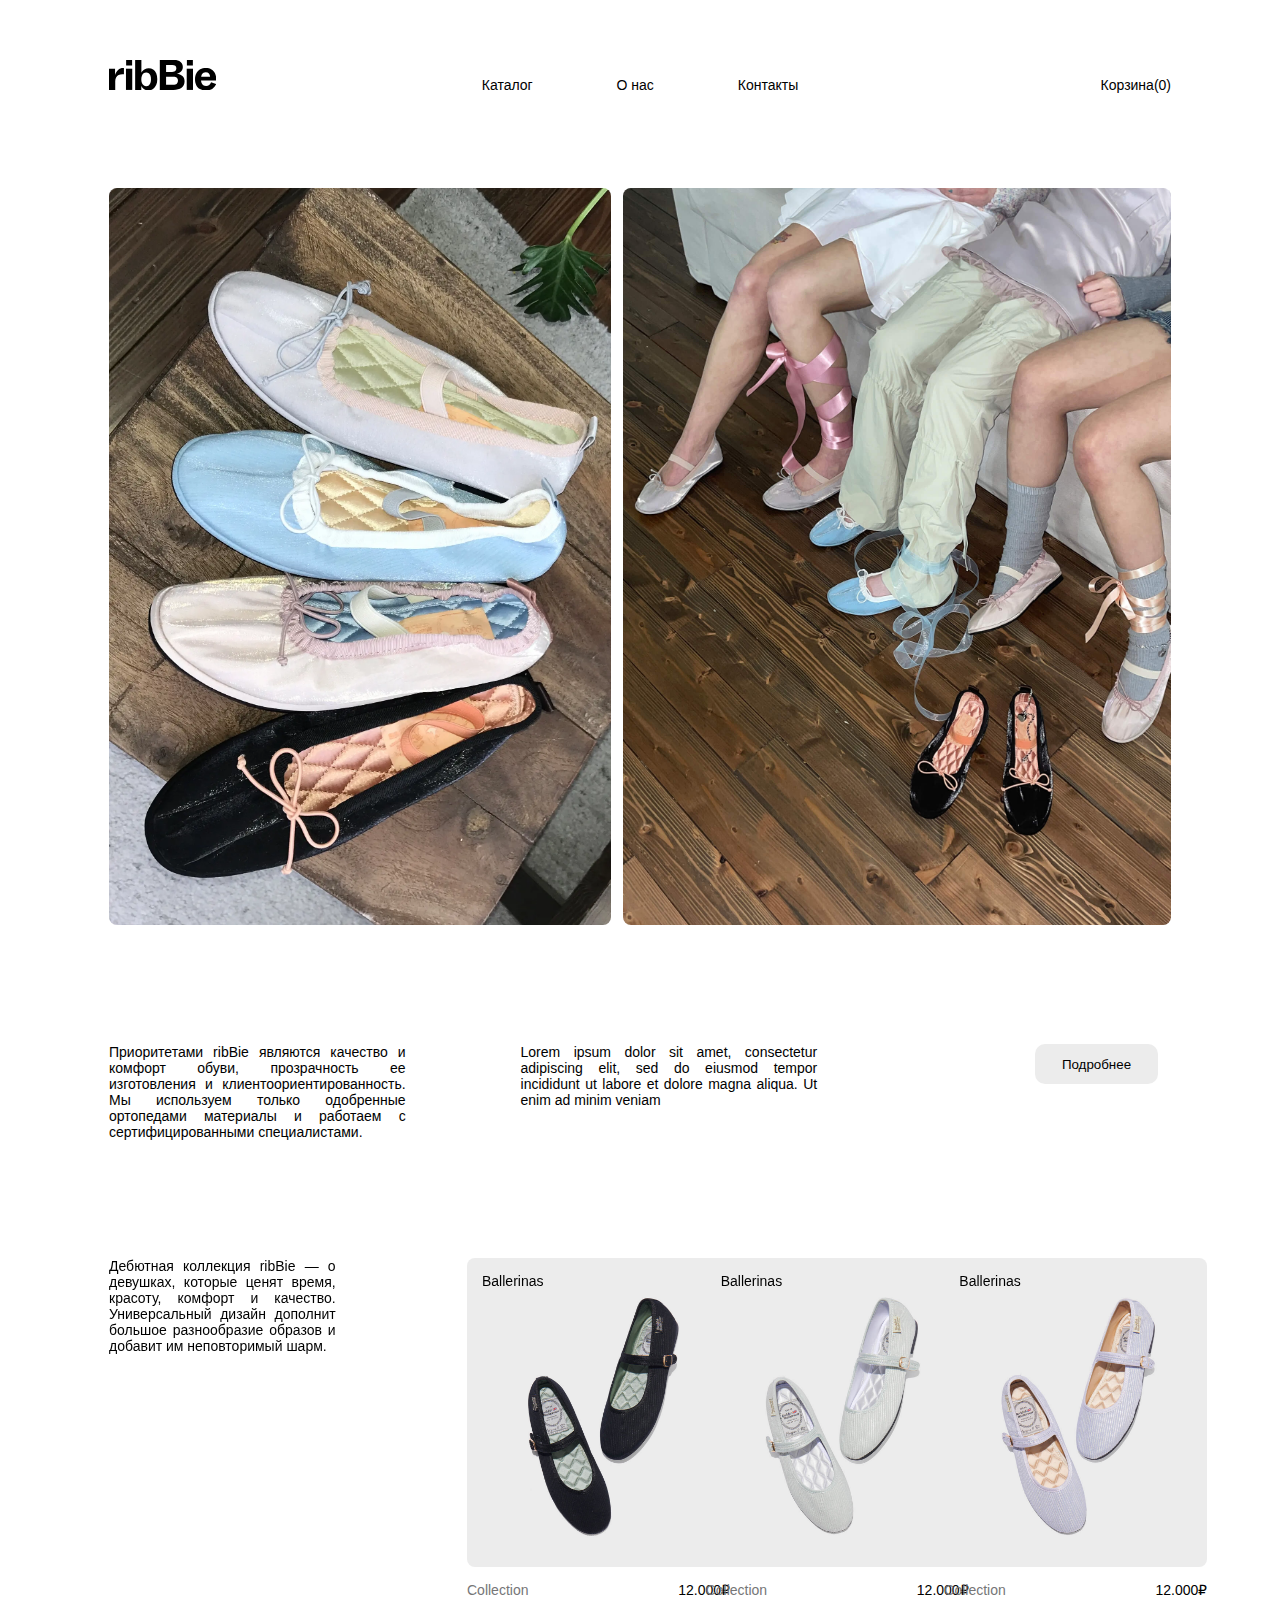
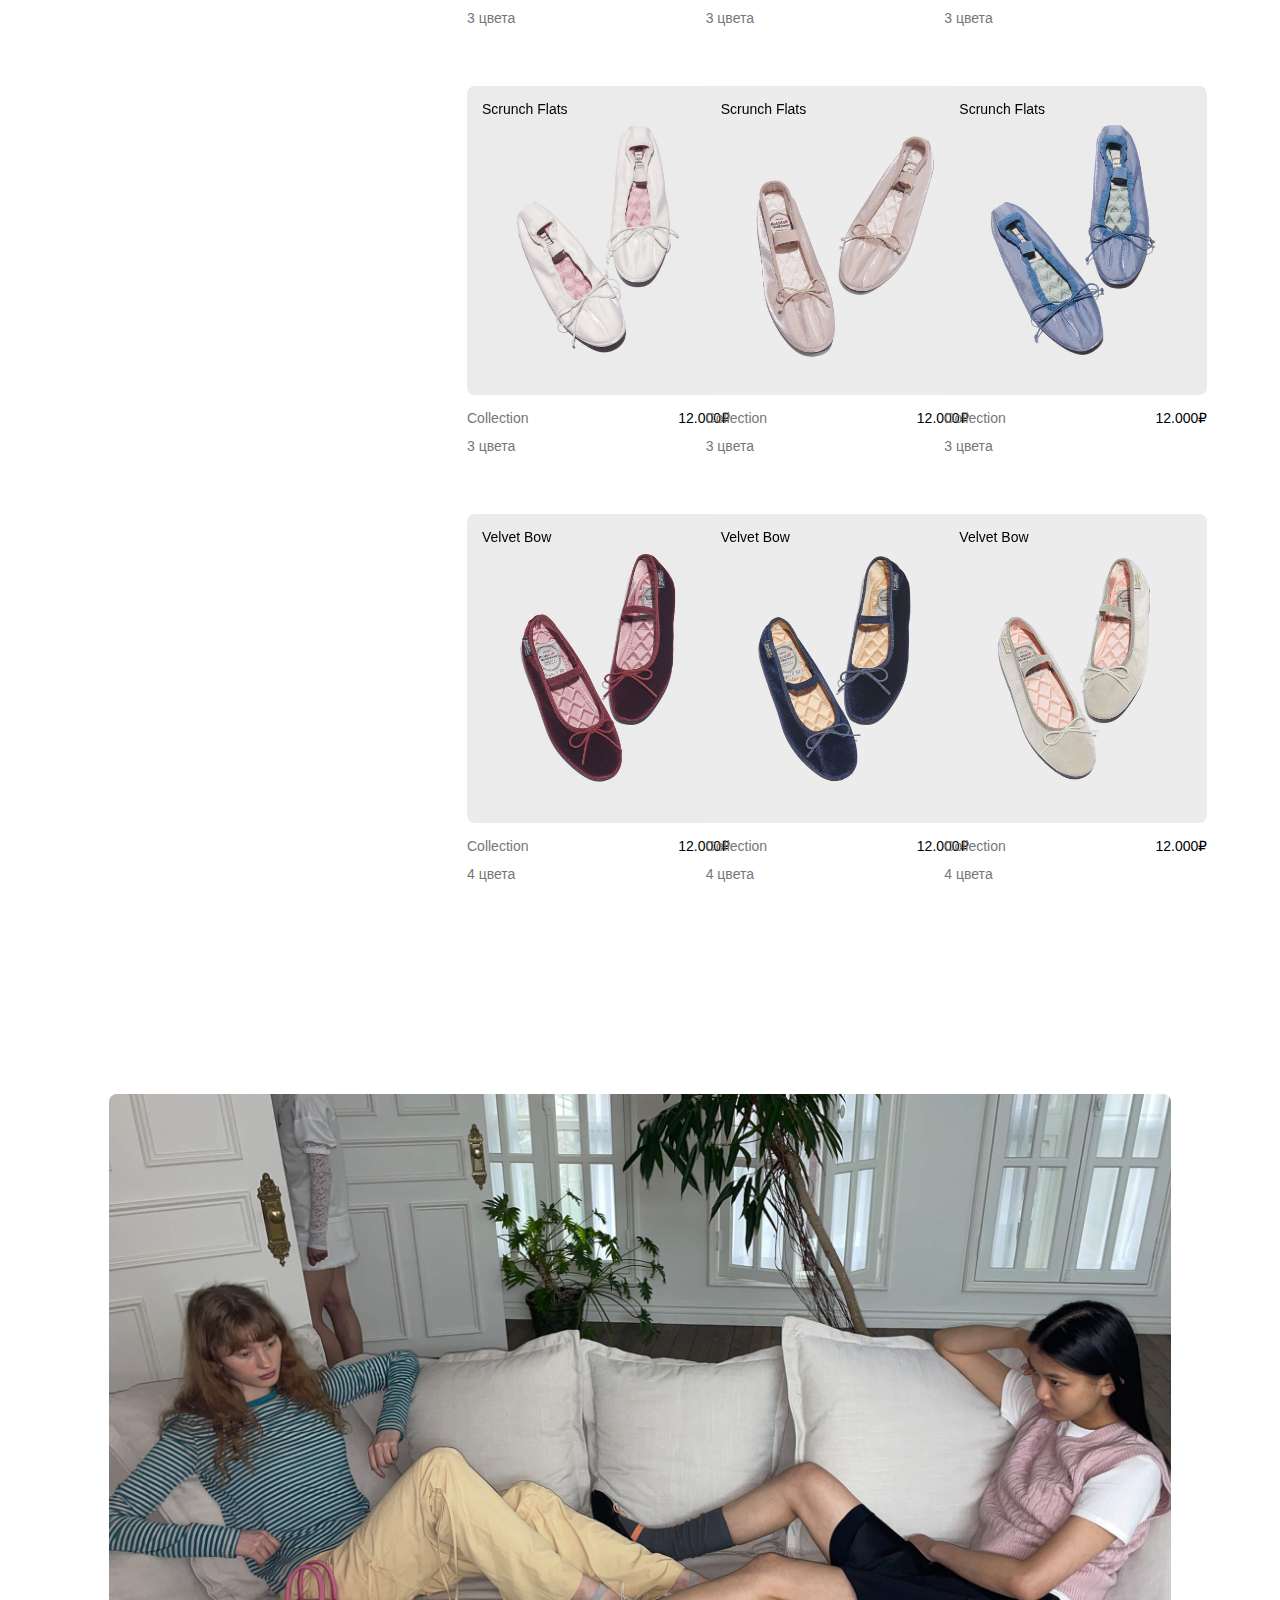
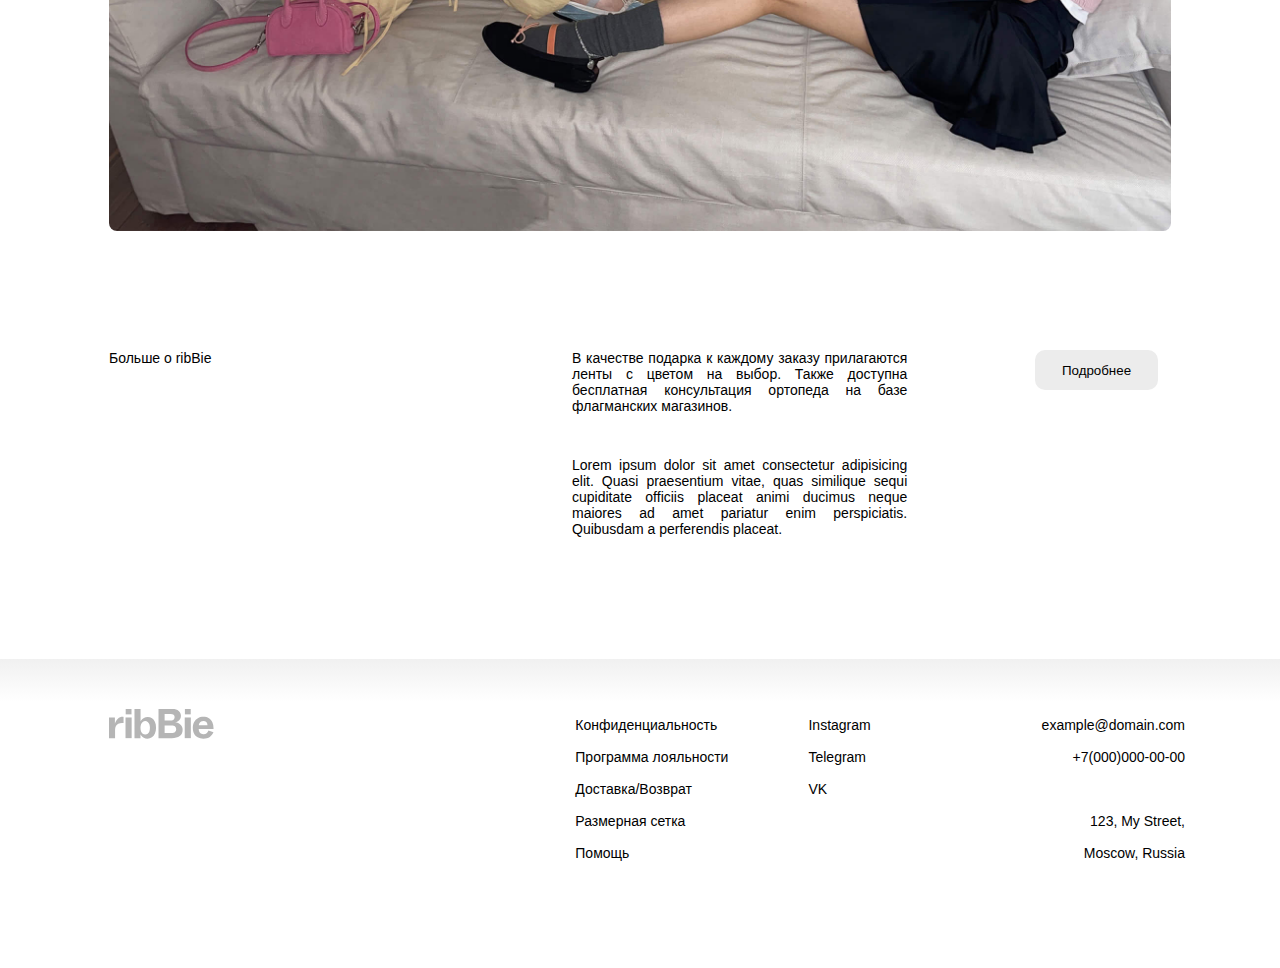
<file: index.html>
<!DOCTYPE html>
<html lang="ru">
<!-- (╬`益´) built & developed by sonxvii -->

<head>
    <meta charset="UTF-8">
    <meta name="viewport" content="width=device-width, initial-scale=1.0">
    <title>RIBBIE</title>
    <link rel="stylesheet" href="css/style.css">
    <link rel="icon" href="favicon-32x32.png">
</head>

<body class="body">
    <div class="page__width">

        <div class="navigation">
            <div class="wrapper__logo" href="/">
                <?xml version="1.0" encoding="UTF-8"?>
                <svg id="_Слой_1" xmlns="http://www.w3.org/2000/svg" viewBox="0 0 297.32 84.36">
                    <path class="cls-1"
                        d="m25.2,27.42c-3.84,3.4-6.64,8.18-8.4,14.34v-17.64H0v58.8h17.28v-23.76c0-4.4.8-8.06,2.4-10.98,1.6-2.92,3.88-5.08,6.84-6.48,2.96-1.4,6.52-2.1,10.68-2.1,1.12,0,2.52.08,4.2.24v-17.4c-.64-.08-1.4-.12-2.28-.12-5.44,0-10.08,1.7-13.92,5.1Z" />
                    <rect class="cls-1" x="47.49" width="16.56" height="15.24" />
                    <rect class="cls-1" x="47.01" y="24.12" width="17.4" height="58.8" />
                    <path class="cls-1"
                        d="m122.41,26.46c-3.6-2.44-7.76-3.66-12.48-3.66-4,0-7.56.84-10.68,2.52-3.12,1.68-5.64,3.94-7.56,6.78-.74,1.1-1.38,2.25-1.92,3.47V.24h-17.28v82.68h17.04v-11.44c.56,1.34,1.23,2.61,2.04,3.82,1.84,2.76,4.26,4.96,7.26,6.6,3,1.64,6.5,2.46,10.5,2.46,4.72,0,8.94-1.28,12.66-3.84,3.72-2.56,6.62-6.2,8.7-10.92,2.08-4.72,3.12-10.24,3.12-16.56s-1-11.62-3-16.14c-2-4.52-4.8-8-8.4-10.44Zm-7.62,37.38c-1.08,2.88-2.6,5.06-4.56,6.54-1.96,1.48-4.3,2.22-7.02,2.22s-5.22-.78-7.26-2.34-3.62-3.76-4.74-6.6c-1.12-2.84-1.68-6.22-1.68-10.14s.56-7.2,1.68-10.08c1.12-2.88,2.7-5.1,4.74-6.66s4.46-2.34,7.26-2.34,5.06.76,7.02,2.28c1.96,1.52,3.48,3.7,4.56,6.54,1.08,2.84,1.62,6.26,1.62,10.26s-.54,7.44-1.62,10.32Z" />
                    <path class="cls-1"
                        d="m188.11,37.92c2.88-.48,5.58-1.52,8.1-3.12,2.52-1.6,4.56-3.7,6.12-6.3,1.56-2.6,2.34-5.62,2.34-9.06,0-5.76-2.12-10.4-6.36-13.92-4.24-3.52-10.12-5.28-17.64-5.28h-39.84v82.68h37.92c9.36,0,16.82-1.96,22.38-5.88,5.56-3.92,8.34-9.92,8.34-18,0-5.76-2-10.56-6-14.4-4-3.84-9.12-6.08-15.36-6.72Zm-29.88-23.88h17.16c3.68,0,6.48.72,8.4,2.16,1.92,1.44,2.88,3.72,2.88,6.84,0,2.24-.48,4.08-1.44,5.52-.96,1.44-2.32,2.54-4.08,3.3-1.76.76-3.88,1.14-6.36,1.14h-16.56V14.04Zm29.7,51.54c-2.2,1.88-5.54,2.82-10.02,2.82h-19.68v-21.72h20.16c4.32,0,7.54.94,9.66,2.82,2.12,1.88,3.18,4.62,3.18,8.22,0,3.36-1.1,5.98-3.3,7.86Z" />
                    <rect class="cls-1" x="215.91" width="16.56" height="15.24" />
                    <rect class="cls-1" x="215.43" y="24.12" width="17.4" height="58.8" />
                    <path class="cls-1"
                        d="m297.32,54.48c0-6.48-1.1-12.14-3.3-16.98-2.2-4.84-5.48-8.6-9.84-11.28-4.36-2.68-9.62-4.02-15.78-4.02-5.84,0-11.02,1.26-15.54,3.78-4.52,2.52-8.06,6.14-10.62,10.86-2.56,4.72-3.84,10.24-3.84,16.56s1.16,11.68,3.48,16.32c2.32,4.64,5.74,8.24,10.26,10.8,4.52,2.56,9.98,3.84,16.38,3.84,7.44,0,13.54-1.64,18.3-4.92,4.76-3.28,8.22-7.6,10.38-12.96l-14.28-5.04c-1.12,3.36-2.82,5.94-5.1,7.74-2.28,1.8-5.14,2.7-8.58,2.7-3.2,0-5.84-.72-7.92-2.16-2.08-1.44-3.64-3.4-4.68-5.88-.87-2.06-1.35-4.39-1.5-6.96h42.18v-2.4Zm-39.72-14.94c1.12-1.88,2.56-3.3,4.32-4.26,1.76-.96,3.84-1.44,6.24-1.44,3.76,0,6.7,1.1,8.82,3.3,2.06,2.14,3.15,5.24,3.28,9.3h-24.82c.32-2.72,1.04-5.02,2.16-6.9Z" />
                </svg>
            </div>
            <div class="wrapper_link">
                <ul class="nav__links">
                    <li class="link link__header" href="#">Каталог</li>
                    <li class="link link__header" href="#">О нас</li>
                    <li class="link link__header" href="#">Контакты</li>
                </ul>
            </div>
            <a class="link cart" href="#">Корзина(0)</a>
        </div>


        <div class="preview">
            <img class="main__img1" src="img/preview1.webp" alt="">
            <img class="main__img2" src="img/preview2.jpg" alt="">
            <h2 class="preview__desription preview-grid-1">Приоритетами ribBie являются качество и комфорт обуви,
                прозрачность ее изготовления и клиентоориентированность. Мы используем только одобренные ортопедами
                материалы и работаем с сертифицированными специалистами.</h2>
            <h2 class="preview__desription preview-grid-2">Lorem ipsum dolor sit amet, consectetur adipiscing elit, sed
                do
                eiusmod
                tempor incididunt ut labore et dolore magna aliqua. Ut enim ad minim veniam</h2>
            <div class="btn__wrap1">
                <button class="btn">
                    <p>Подробнее</p>
                    <svg xmlns="http://www.w3.org/2000/svg" width="16" height="16" fill="currentColor"
                        class="bi bi-arrow-right-short" viewBox="0 0 16 16">
                        <path fill-rule="evenodd"
                            d="M4 8a.5.5 0 0 1 .5-.5h5.793L8.146 5.354a.5.5 0 1 1 .708-.708l3 3a.5.5 0 0 1 0 .708l-3 3a.5.5 0 0 1-.708-.708L10.293 8.5H4.5A.5.5 0 0 1 4 8" />
                    </svg>
                </button>
            </div>
        </div>


        <div class="catalog">

            <div class="text">
                <h2>
                    Дебютная коллекция ribBie — о девушках, которые ценят время, красоту, комфорт и качество.
                    Универсальный дизайн
                    дополнит большое разнообразие образов и добавит им неповторимый шарм.
                    <br>
                    <br>
                </h2>
            </div>

            <div class=".item-card in-grid1">
                <p class="name">Ballerinas</p>
                <img class="img" src="img/1.jpg" alt="flats">

                <div class="description-price">
                    <div class="description">Collection</div>
                    <div class="price">12.000₽</div>
                </div>
                <div class="color">3 цвета</div>
            </div>

            <div class=".item-card in-grid2">
                <p class="name">Ballerinas</p>
                <img class="img" src="img/2.jpg" alt="flats">

                <div class="description-price">
                    <div class="description">Collection</div>
                    <div class="price">12.000₽</div>
                </div>
                <div class="color">3 цвета</div>
            </div>

            <div class=".item-card in-grid3">
                <p class="name">Ballerinas</p>
                <img class="img" src="img/3.jpg" alt="flats">

                <div class="description-price">
                    <div class="description">Collection</div>
                    <div class="price">12.000₽</div>
                </div>
                <div class="color">3 цвета</div>
            </div>

            <div class=".item-card in-grid4">
                <p class="name">Scrunch Flats</p>
                <img class="img" src="img/4.jpg" alt="flats">

                <div class="description-price">
                    <div class="description">Collection</div>
                    <div class="price">12.000₽</div>
                </div>
                <div class="color">3 цвета</div>
            </div>

            <div class=".item-card in-grid5">
                <p class="name">Scrunch Flats</p>
                <img class="img" src="img/5.jpg" alt="flats">

                <div class="description-price">
                    <div class="description">Collection</div>
                    <div class="price">12.000₽</div>
                </div>
                <div class="color">3 цвета</div>
            </div>

            <div class=".item-card in-grid6">
                <p class="name">Scrunch Flats</p>
                <img class="img" src="img/6.jpg" alt="flats">

                <div class="description-price">
                    <div class="description">Collection</div>
                    <div class="price">12.000₽</div>
                </div>
                <div class="color">3 цвета</div>
            </div>

            <div class=".item-card in-grid7">
                <p class="name">Velvet Bow</p>
                <img class="img" src="img/7.jpg" alt="flats">

                <div class="description-price">
                    <div class="description">Collection</div>
                    <div class="price">12.000₽</div>
                </div>
                <div class="color">4 цвета</div>
            </div>

            <div class=".item-card in-grid8">
                <p class="name">Velvet Bow</p>
                <img class="img" src="img/8.jpg" alt="flats">

                <div class="description-price">
                    <div class="description">Collection</div>
                    <div class="price">12.000₽</div>
                </div>
                <div class="color">4 цвета</div>
            </div>

            <div class=".item-card in-grid9">
                <p class="name">Velvet Bow</p>
                <img class="img" src="img/9.jpg" alt="flats">

                <div class="description-price">
                    <div class="description">Collection</div>
                    <div class="price">12.000₽</div>
                </div>
                <div class="color">4 цвета</div>
            </div>
        </div>

        <div class="about">
            <h1 class="about__text">Больше о ribBie</h1>
            <img src="img/about.jpg" alt="" class="about__img">
            <img src="img/about_alt.jpg" alt="" class="about__img__alt">
            <h2 class="about__description1">В качестве подарка к каждому заказу прилагаются ленты с цветом на выбор.
                Также доступна бесплатная консультация ортопеда на базе <a class="btn__alt" href="#">флагманских магазинов</a>.
            </h2>
            <h2 class="about__description2">
                Lorem ipsum dolor sit amet consectetur adipisicing elit. Quasi praesentium vitae, quas similique sequi
                cupiditate officiis placeat animi ducimus neque maiores ad amet pariatur enim perspiciatis. Quibusdam a
                perferendis placeat.
            </h2>
            <div class="btn__wrap2">
                <button class="btn">
                    <p>Подробнее</p>
                    <svg xmlns="http://www.w3.org/2000/svg" width="16" height="16" fill="currentColor"
                        class="bi bi-arrow-right-short" viewBox="0 0 16 16">
                        <path fill-rule="evenodd"
                            d="M4 8a.5.5 0 0 1 .5-.5h5.793L8.146 5.354a.5.5 0 1 1 .708-.708l3 3a.5.5 0 0 1 0 .708l-3 3a.5.5 0 0 1-.708-.708L10.293 8.5H4.5A.5.5 0 0 1 4 8" />
                    </svg>
                </button>
            </div>
        </div>

</body>
</div>
<footer>
    <div class="footer">
        <div class="wrapper__logo2" href="/">
            <?xml version="1.0" encoding="UTF-8"?>
            <svg id="_Слой_1" xmlns="http://www.w3.org/2000/svg" viewBox="0 0 297.32 84.36">
                <path class="cls-1"
                    d="m25.2,27.42c-3.84,3.4-6.64,8.18-8.4,14.34v-17.64H0v58.8h17.28v-23.76c0-4.4.8-8.06,2.4-10.98,1.6-2.92,3.88-5.08,6.84-6.48,2.96-1.4,6.52-2.1,10.68-2.1,1.12,0,2.52.08,4.2.24v-17.4c-.64-.08-1.4-.12-2.28-.12-5.44,0-10.08,1.7-13.92,5.1Z" />
                <rect class="cls-1" x="47.49" width="16.56" height="15.24" />
                <rect class="cls-1" x="47.01" y="24.12" width="17.4" height="58.8" />
                <path class="cls-1"
                    d="m122.41,26.46c-3.6-2.44-7.76-3.66-12.48-3.66-4,0-7.56.84-10.68,2.52-3.12,1.68-5.64,3.94-7.56,6.78-.74,1.1-1.38,2.25-1.92,3.47V.24h-17.28v82.68h17.04v-11.44c.56,1.34,1.23,2.61,2.04,3.82,1.84,2.76,4.26,4.96,7.26,6.6,3,1.64,6.5,2.46,10.5,2.46,4.72,0,8.94-1.28,12.66-3.84,3.72-2.56,6.62-6.2,8.7-10.92,2.08-4.72,3.12-10.24,3.12-16.56s-1-11.62-3-16.14c-2-4.52-4.8-8-8.4-10.44Zm-7.62,37.38c-1.08,2.88-2.6,5.06-4.56,6.54-1.96,1.48-4.3,2.22-7.02,2.22s-5.22-.78-7.26-2.34-3.62-3.76-4.74-6.6c-1.12-2.84-1.68-6.22-1.68-10.14s.56-7.2,1.68-10.08c1.12-2.88,2.7-5.1,4.74-6.66s4.46-2.34,7.26-2.34,5.06.76,7.02,2.28c1.96,1.52,3.48,3.7,4.56,6.54,1.08,2.84,1.62,6.26,1.62,10.26s-.54,7.44-1.62,10.32Z" />
                <path class="cls-1"
                    d="m188.11,37.92c2.88-.48,5.58-1.52,8.1-3.12,2.52-1.6,4.56-3.7,6.12-6.3,1.56-2.6,2.34-5.62,2.34-9.06,0-5.76-2.12-10.4-6.36-13.92-4.24-3.52-10.12-5.28-17.64-5.28h-39.84v82.68h37.92c9.36,0,16.82-1.96,22.38-5.88,5.56-3.92,8.34-9.92,8.34-18,0-5.76-2-10.56-6-14.4-4-3.84-9.12-6.08-15.36-6.72Zm-29.88-23.88h17.16c3.68,0,6.48.72,8.4,2.16,1.92,1.44,2.88,3.72,2.88,6.84,0,2.24-.48,4.08-1.44,5.52-.96,1.44-2.32,2.54-4.08,3.3-1.76.76-3.88,1.14-6.36,1.14h-16.56V14.04Zm29.7,51.54c-2.2,1.88-5.54,2.82-10.02,2.82h-19.68v-21.72h20.16c4.32,0,7.54.94,9.66,2.82,2.12,1.88,3.18,4.62,3.18,8.22,0,3.36-1.1,5.98-3.3,7.86Z" />
                <rect class="cls-1" x="215.91" width="16.56" height="15.24" />
                <rect class="cls-1" x="215.43" y="24.12" width="17.4" height="58.8" />
                <path class="cls-1"
                    d="m297.32,54.48c0-6.48-1.1-12.14-3.3-16.98-2.2-4.84-5.48-8.6-9.84-11.28-4.36-2.68-9.62-4.02-15.78-4.02-5.84,0-11.02,1.26-15.54,3.78-4.52,2.52-8.06,6.14-10.62,10.86-2.56,4.72-3.84,10.24-3.84,16.56s1.16,11.68,3.48,16.32c2.32,4.64,5.74,8.24,10.26,10.8,4.52,2.56,9.98,3.84,16.38,3.84,7.44,0,13.54-1.64,18.3-4.92,4.76-3.28,8.22-7.6,10.38-12.96l-14.28-5.04c-1.12,3.36-2.82,5.94-5.1,7.74-2.28,1.8-5.14,2.7-8.58,2.7-3.2,0-5.84-.72-7.92-2.16-2.08-1.44-3.64-3.4-4.68-5.88-.87-2.06-1.35-4.39-1.5-6.96h42.18v-2.4Zm-39.72-14.94c1.12-1.88,2.56-3.3,4.32-4.26,1.76-.96,3.84-1.44,6.24-1.44,3.76,0,6.7,1.1,8.82,3.3,2.06,2.14,3.15,5.24,3.28,9.3h-24.82c.32-2.72,1.04-5.02,2.16-6.9Z" />
            </svg>
        </div>
        <div class="wrapper__help">
            <ul class="nav__links2">
                <li class="link link__footer" href="#">Конфиденциальность</li>
                <li class="link link__footer" href="#">Программа лояльности</li>
                <li class="link link__footer" href="#">Доставка/Возврат</li>
                <li class="link link__footer" href="#">Размерная сетка</li>
                <li class="link link__footer" href="#">Помощь</li>
            </ul>
        </div>
        <div class="wrapper__social">
            <ul class="nav__links2">
                <li class="link link__footer">Instagram</li>
                <li class="link link__footer">Telegram</li>
                <li class="link link__footer">VK</li>
            </ul>
        </div>
        <div class="wrapper__contacts">
            <ul class="nav__links2">
                <li class="link link__footer">example@domain.com</li>
                <li class="link link__footer">+7(000)000-00-00</li>
                <li class="link link__footer adress">
                    <br>
                    123, My Street,
                    <br>
                    Moscow, Russia
                </li>
            </ul>
        </div>
    </div>
</footer>

</html>
</file>
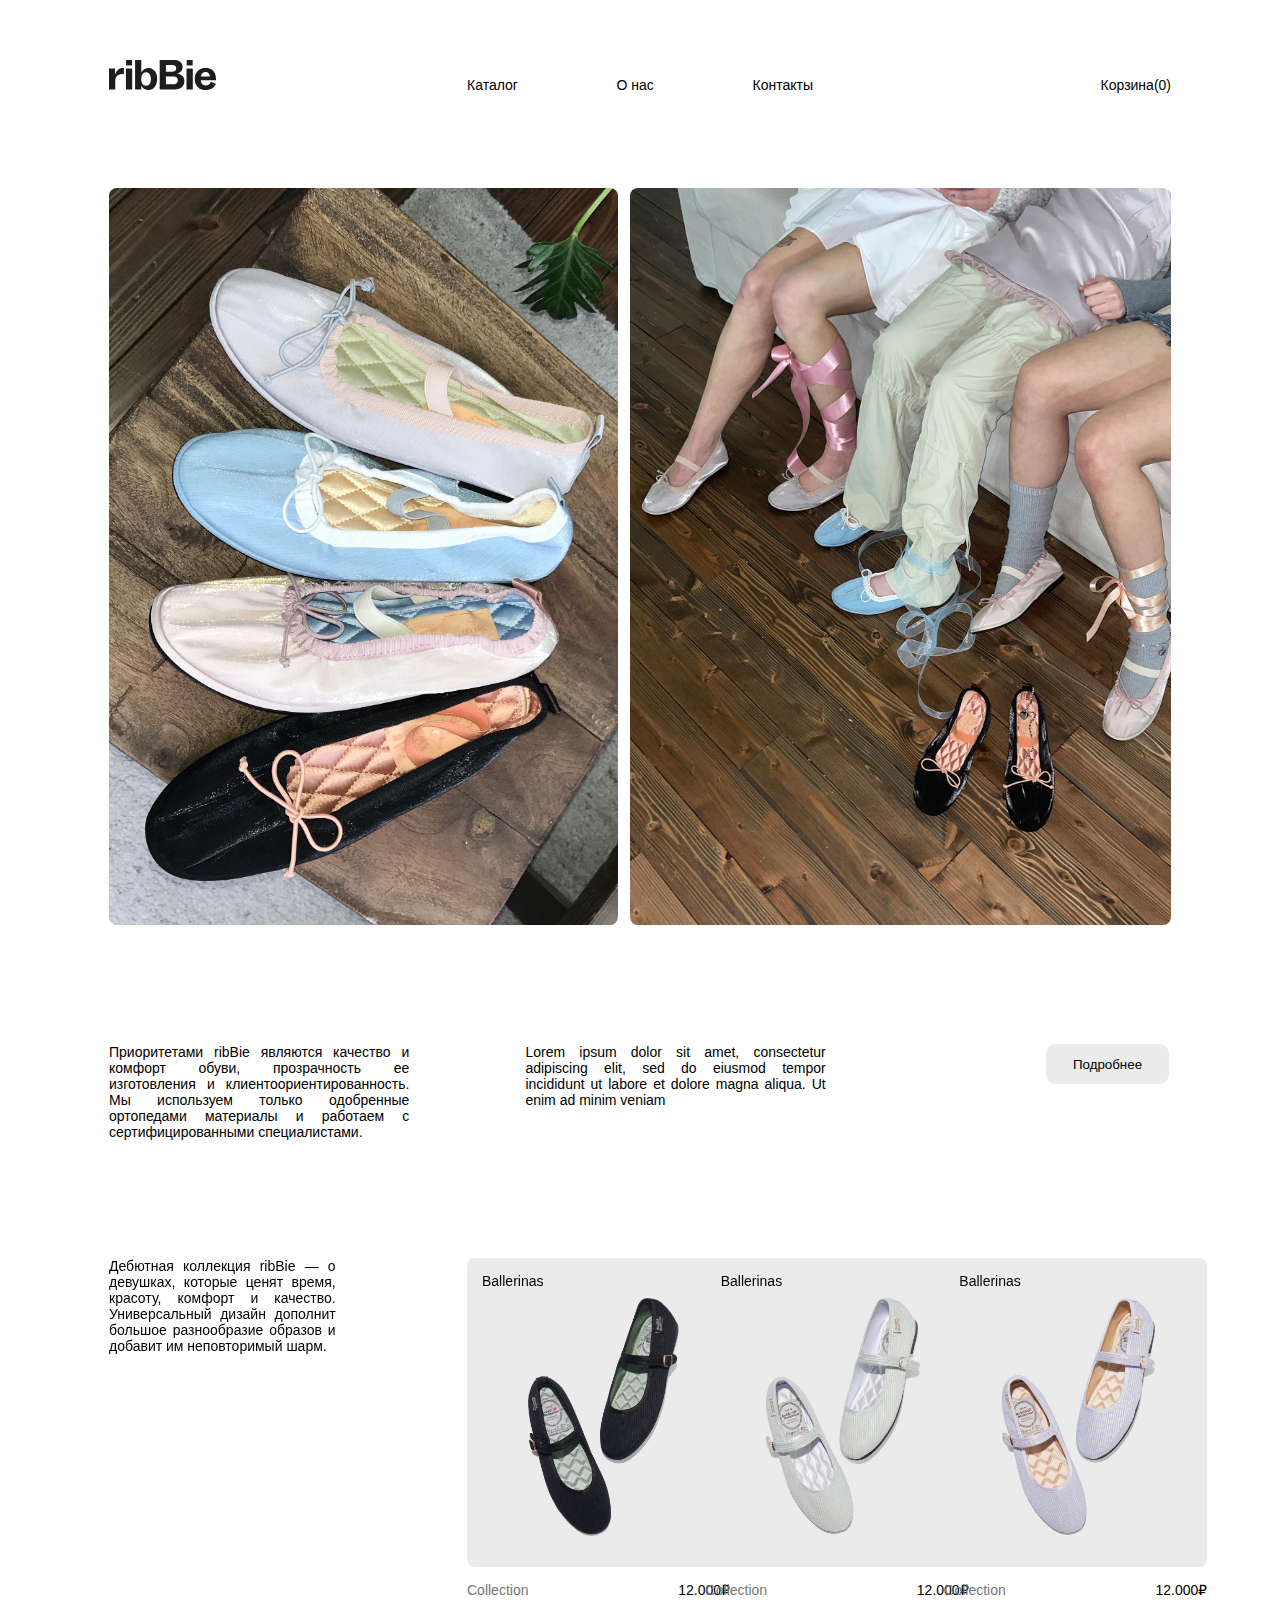
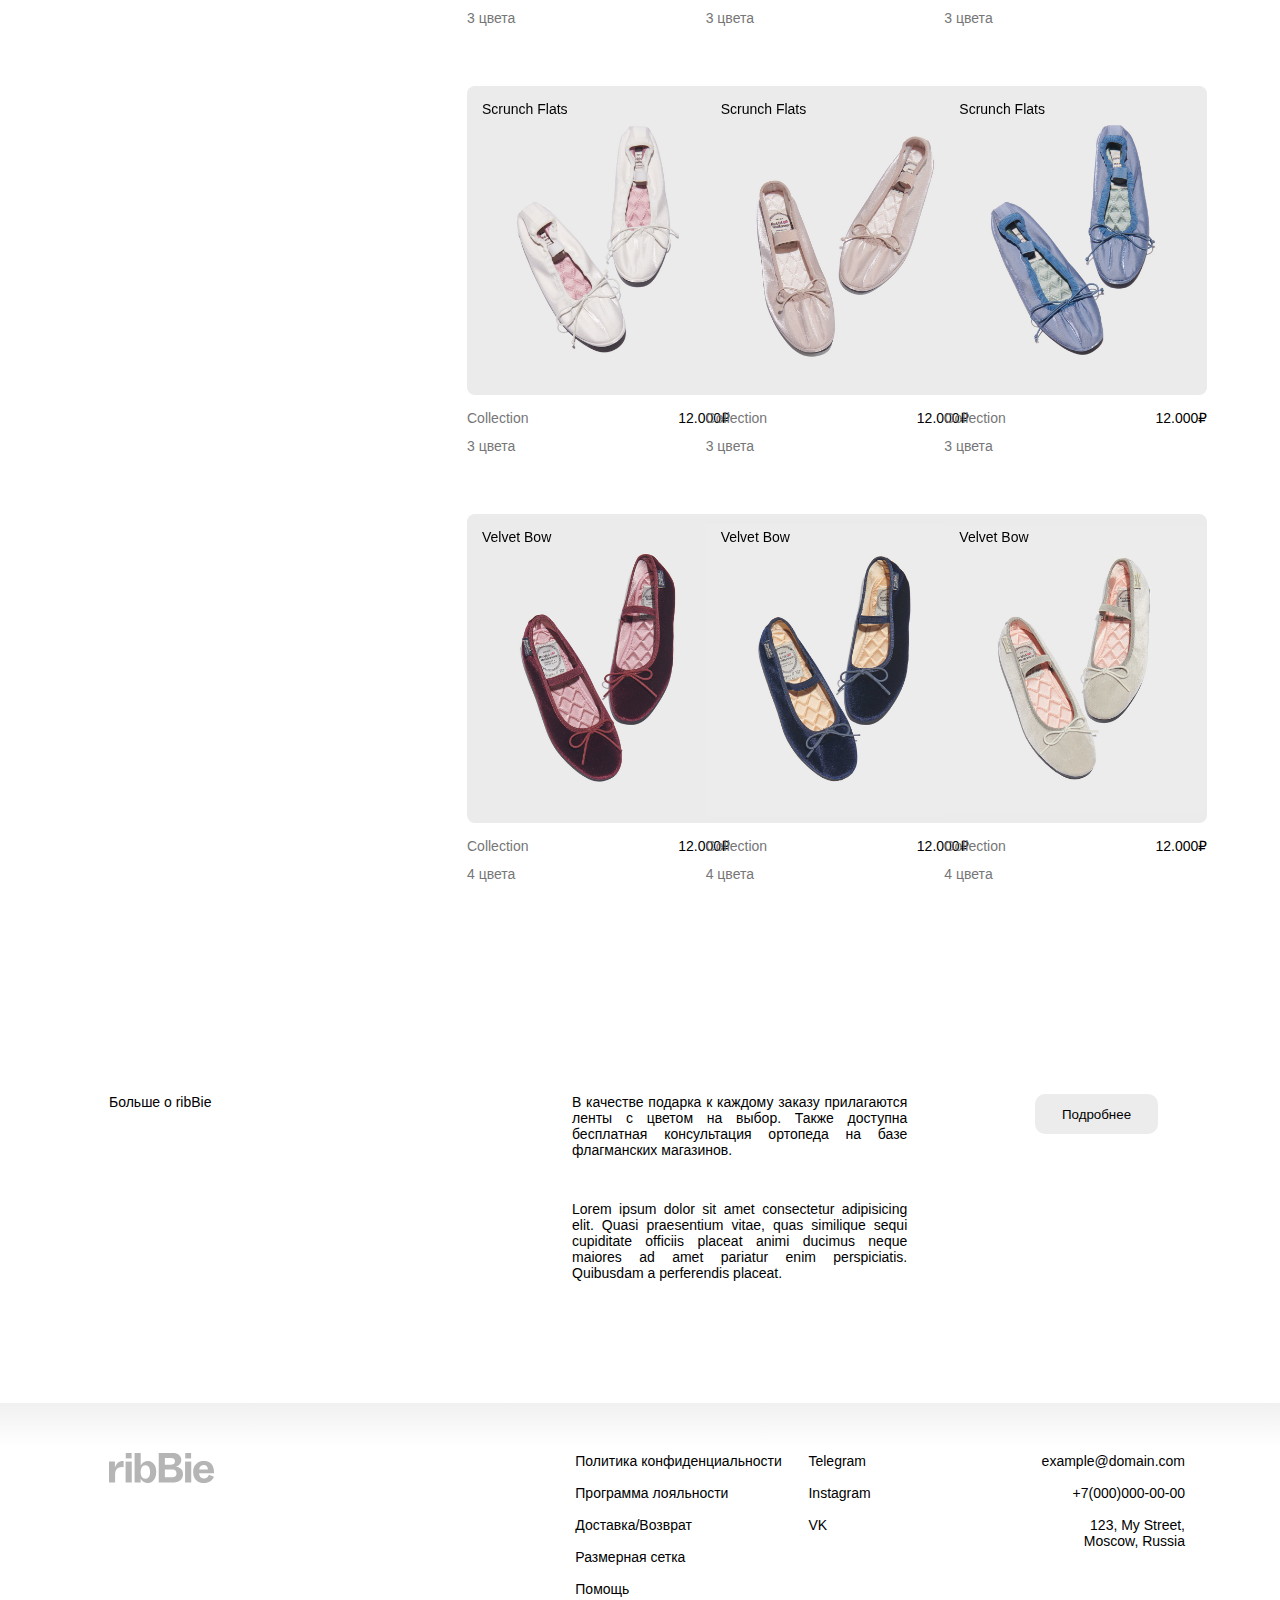
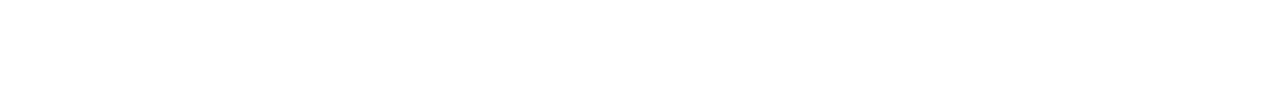
<file: idz/index.html>
<!DOCTYPE html>
<html lang="ru">
<!-- (╬`益´) built & developed by sonxvii -->

<head>
    <meta charset="UTF-8">
    <meta name="viewport" content="width=device-width, initial-scale=1.0">
    <title>RIBBIE</title>
    <link rel="stylesheet" href="css/style.css">
</head>

<body class="body">
    <div class="page__width">

        <div class="navigation">
            <div class="wrapper__logo"><img class="logo" src="img/logo.svg" alt="logo"></div>
            <div class="wrapper_link">
                <a class="link link__catalog" href="#">Каталог</a>
                <a class="link link__about" href="#">О нас</a>
                <a class="link link__contacts" href="#">Контакты</a>
            </div>
            <a class="link cart" href="#">Корзина(0)</a>
        </div>


        <div class="preview">
            <img class="main__img1" src="img/preview1.webp" alt="">
            <img class="main__img2" src="img/preview2.webp" alt="">
            <p class="preview__desription preview-grid-1">Приоритетами ribBie являются качество и комфорт обуви,
                прозрачность ее изготовления и клиентоориентированность. Мы используем только одобренные ортопедами
                материалы и работаем с сертифицированными специалистами.</p>
            <p class="preview__desription preview-grid-2">Lorem ipsum dolor sit amet, consectetur adipiscing elit, sed
                do
                eiusmod
                tempor incididunt ut labore et dolore magna aliqua. Ut enim ad minim veniam</p>
            <div class="btn__wrap1">
                <button class="btn">
                    <p>Подробнее</p>
                    <svg xmlns="http://www.w3.org/2000/svg" width="16" height="16" fill="currentColor"
                        class="bi bi-arrow-right-short" viewBox="0 0 16 16">
                        <path fill-rule="evenodd"
                            d="M4 8a.5.5 0 0 1 .5-.5h5.793L8.146 5.354a.5.5 0 1 1 .708-.708l3 3a.5.5 0 0 1 0 .708l-3 3a.5.5 0 0 1-.708-.708L10.293 8.5H4.5A.5.5 0 0 1 4 8" />
                    </svg>
                </button>
            </div>
        </div>


        <div class="catalog">

            <div class="text">
                <p>
                    Дебютная коллекция ribBie — о девушках, которые ценят время, красоту, комфорт и качество.
                    Универсальный дизайн
                    дополнит большое разнообразие образов и добавит им неповторимый шарм.
                    <br>
                    <br>
                </p>
            </div>

            <div class=".item-card in-grid1">
                <p class="name">Ballerinas</p>
                <img class="img" src="img/1.webp" alt="flats">

                <div class="description-price">
                    <div class="description">Collection</div>
                    <div class="price">12.000₽</div>
                </div>
                <div class="color">3 цвета</div>
            </div>

            <div class=".item-card in-grid2">
                <p class="name">Ballerinas</p>
                <img class="img" src="img/2.webp" alt="flats">

                <div class="description-price">
                    <div class="description">Collection</div>
                    <div class="price">12.000₽</div>
                </div>
                <div class="color">3 цвета</div>
            </div>

            <div class=".item-card in-grid3">
                <p class="name">Ballerinas</p>
                <img class="img" src="img/3.webp" alt="flats">

                <div class="description-price">
                    <div class="description">Collection</div>
                    <div class="price">12.000₽</div>
                </div>
                <div class="color">3 цвета</div>
            </div>

            <div class=".item-card in-grid4">
                <p class="name">Scrunch Flats</p>
                <img class="img" src="img/4.webp" alt="flats">

                <div class="description-price">
                    <div class="description">Collection</div>
                    <div class="price">12.000₽</div>
                </div>
                <div class="color">3 цвета</div>
            </div>

            <div class=".item-card in-grid5">
                <p class="name">Scrunch Flats</p>
                <img class="img" src="img/5.webp" alt="flats">
            
                <div class="description-price">
                    <div class="description">Collection</div>
                    <div class="price">12.000₽</div>
                </div>
                <div class="color">3 цвета</div>
            </div>

            <div class=".item-card in-grid6">
                <p class="name">Scrunch Flats</p>
                <img class="img" src="img/6.webp" alt="flats">

                <div class="description-price">
                    <div class="description">Collection</div>
                    <div class="price">12.000₽</div>
                </div>
                <div class="color">3 цвета</div>
            </div>

            <div class=".item-card in-grid7">
                <p class="name">Velvet Bow</p>
                <img class="img" src="img/7.webp" alt="flats">

                <div class="description-price">
                    <div class="description">Collection</div>
                    <div class="price">12.000₽</div>
                </div>
                <div class="color">4 цвета</div>
            </div>

            <div class=".item-card in-grid8">
                <p class="name">Velvet Bow</p>
                <img class="img" src="img/8.webp" alt="flats">

                <div class="description-price">
                    <div class="description">Collection</div>
                    <div class="price">12.000₽</div>
                </div>
                <div class="color">4 цвета</div>
            </div>

            <div class=".item-card in-grid9">
                <p class="name">Velvet Bow</p>
                <img class="img" src="img/9.webp" alt="flats">

                <div class="description-price">
                    <div class="description">Collection</div>
                    <div class="price">12.000₽</div>
                </div>
                <div class="color">4 цвета</div>
            </div>
        </div>

        <div class="about">
            <p class="about__text">Больше о ribBie</p>
            <p class="about__description1">В качестве подарка к каждому заказу прилагаются ленты с цветом на выбор.
                Также доступна бесплатная консультация ортопеда на базе флагманских магазинов.
            </p>
            <p class="about__description2">
                Lorem ipsum dolor sit amet consectetur adipisicing elit. Quasi praesentium vitae, quas similique sequi
                cupiditate officiis placeat animi ducimus neque maiores ad amet pariatur enim perspiciatis. Quibusdam a
                perferendis placeat.
            </p>
            <div class="btn__wrap2">
                <button class="btn">
                    <p>Подробнее</p>
                    <svg xmlns="http://www.w3.org/2000/svg" width="16" height="16" fill="currentColor"
                        class="bi bi-arrow-right-short" viewBox="0 0 16 16">
                        <path fill-rule="evenodd"
                            d="M4 8a.5.5 0 0 1 .5-.5h5.793L8.146 5.354a.5.5 0 1 1 .708-.708l3 3a.5.5 0 0 1 0 .708l-3 3a.5.5 0 0 1-.708-.708L10.293 8.5H4.5A.5.5 0 0 1 4 8" />
                    </svg>
                </button>
            </div>
        </div>

</body>
</div>
<footer>
    <div class="footer">
        <div class="wrapper__logo2"><img src="img/logo__gray.svg" alt=""></div>
        <div class="wrapper__help">
            <a class="link" href="#">Политика конфиденциальности</a>
            <br>
            <a class="link" href="#">Программа лояльности</a>
            <br>
            <a class="link" href="#">Доставка/Возврат</a>
            <br>
            <a class="link" href="#">Размерная сетка</a>
            <br>
            <a class="link" href="#">Помощь</a>
        </div>
        <div class="wrapper__social">
            <a class="link" href="#">Telegram</a>
            <br>
            <a class="link" href="#">Instagram</a>
            <br>
            <a class="link" href="#">VK</a>
        </div>
        <div class="wrapper__contacts">
            <a class="link" href="#">example@domain.com</a>
            <br>
            <a class="link" href="#">+7(000)000-00-00</a>
            <p><br>
                123, My Street,
                <br>
                Moscow, Russia
            </p>
        </div>
    </div>
</footer>

</html>
</file>
<file: css/style.css>
* {
    margin: 0;
    padding: 0;
}

.body {
    font-size: 14px;
    font-family: Arial, sans-serif;
}

.page__width {
    margin-top: 60px;
    margin-left: 109px;
    margin-right: 109px;
}

h2 {
    font-size: 14px;
    font-weight: 200;
    font-family: Arial, sans-serif;
}

.nav__links {
    text-align: center;
    list-style: none;
    padding: 0;
    margin: 0;
}

.nav__links2 {
    padding: 0;
    margin: 0;
}

.link__header {
    display: inline-block;
    margin: 0 40px;
}

.link__footer {
    display: block;
    line-height: 32px
}

.catalog {
    display: grid;
    grid-template-columns: repeat(9, 1fr);
    grid-template-rows: repeat(12, 95px);
    grid-column-gap: 12px;
    grid-row-gap: 12px;

    margin-bottom: 164px;
    margin-top: 119px
}

.preview {
    display: grid;
    grid-template-columns: repeat(10, 1fr);
    grid-template-rows: repeat(9, 95px);
    grid-column-gap: 12px;
    grid-row-gap: 12px;
}

.preview__img {
    grid-column: 1/10;
    grid-row: 1/6;
    object-fit: cover;

    border: none;
    border-radius: 8px;
    background-color: #ECECEC;
}

.main__img1 {
    grid-column: 1/6;
    grid-row: 1/8;
    border: none;
    border-radius: 8px;
    height: 100%;
    width: 100%;
    object-fit: cover;
}

.main__img2 {
    grid-column: 6/11;
    grid-row: 1/8;
    border: none;
    border-radius: 8px;
    height: 100%;
    width: 100%;
    object-fit: cover;
}

.preview__desription {
    text-align: justify;
}

.preview-grid-1 {
    grid-column: 1/4;
    grid-row: 9/10;
}

.preview-grid-2 {
    grid-column: 5/8;
    grid-row: 9/10;
}

.item-card {
    top: 15px;
    left: 15px;
    /* width: 263px;
    height: 371px; */
    z-index: -1;
    display: flex;
    flex-direction: column;
    align-items: flex-start;
    justify-content: space-between;
}

.description-price {
    display: flex;
    width: 263px;
    justify-content: space-between;
}

.img {
    object-fit: cover;
    height: 309px;
    width: 263px;
    border: none;
    border-radius: 8px;
    cursor: pointer;
}

.name {
    display: inline-block;
    position: absolute;
    z-index: 1;
    margin-top: 15px;
    margin-left: 15px;

}

.description {
    margin-top: 12px;
    color: #767677;
}

.color {
    margin-top: 12px;
    color: #767677;
}

.price {
    margin-top: 12px;
    margin-left: 30px
}

/* ============grid============ */

.in-grid1 {
    grid-column: 4/6;
    grid-row: 1/4;
}

.in-grid2 {
    grid-column: 6/8;
    grid-row: 1/4;
}

.in-grid3 {
    grid-column: 8/10;
    grid-row: 1/4;
}

/* ==== */

.in-grid4 {
    grid-column: 4/6;
    grid-row: 5/8;
}

.in-grid5 {
    grid-column: 6/8;
    grid-row: 5/8;
}

.in-grid6 {
    grid-column: 8/10;
    grid-row: 5/8;
}

/* ==== */

.in-grid7 {
    grid-column: 4/6;
    grid-row: 9/12;
}

.in-grid8 {
    grid-column: 6/8;
    grid-row: 9/12;
}

.in-grid9 {
    grid-column: 8/10;
    grid-row: 9/12;
}

.text {
    display: inline-block;
    position: sticky;
    top: 50px;
    text-align: justify;
    grid-column: 1 / 3;
}

.about {
    display: grid;
    grid-template-columns: repeat(9, 1fr);
    grid-template-rows: repeat(11, 95px);
    grid-column-gap: 12px;
    grid-row-gap: 12px;
}

.about__img__alt {
    display: none;
}

.about__img {
    grid-column: 1/10;
    grid-row: 1/8;
    width: 100%;
    height: 100%;
    border: none;
    border-radius: 8px;
    object-fit: cover;
}

.about__text {
    font-size: 14px;
    font-weight: 200;
    font-family: Arial, sans-serif;
    grid-column: 1 / 3;
    grid-row: 9/10;
}

.about__description1 {
    grid-column: 5/8;
    grid-row: 9/10;
    text-align: justify;
}

.about__description2 {
    grid-column: 5/8;
    grid-row: 10/11;
    text-align: justify;
}

.btn__alt{
    text-decoration: none;
    color: black;
}


/* ====== button ====== */

.btn {
    margin-right: 13px;
    width: 123px;
    height: 40px;
    display: flex;
    justify-content: center;
    align-items: center;
    background: #ECECEC;
    border: none;
    border-radius: 10px;
    overflow: hidden;
    position: relative;
}

.btn svg {
    transition: opacity 0.2s ease-in;
    position: absolute;
    opacity: 0;
    left: 75%;
    transform: translateX(-10%);
}

.btn p {
    transition: transform 0.2s ease-in;
    transform: translateX(0);
}

.btn:hover,
.btn:focus {
    background: #FFBBDC;
    width: 123px;
    transition: all 0.2s ease-in;
    transform: translateX(0px);
    cursor: pointer;
}

.btn:hover svg,
.btn:focus svg {
    left: 75%;
    opacity: 1;
}

.btn:hover p,
.btn:focus p {
    transform: translateX(-8px);
}


.btn__wrap1 {
    width: auto;
    grid-column: 10/11;
    grid-row: 9/10;
}

.btn__wrap2 {

    /* width: 125px; */
    grid-column: 9/10;
    grid-row: 9/10;

    margin: 0;
    padding: 0;
}

/* ======  ====== */

.navigation {
    display: grid;
    grid-template-columns: repeat(9, 1fr);
    grid-column-gap: 12px;
    grid-row-gap: 12px;
    margin-bottom: 95px;
    align-items: end;
}

.wrapper_link {
    grid-column: 3/8;
    grid-row: 1/2;
    display: inline-block;
    justify-content: space-around;
    width: auto;
    height: auto;
}

.link {
    color: black;
    text-decoration: none;
}

.link:hover,
.link:focus {
    color: #b5b5b5;
    transition: 0.2s ease-in-out;
}

.cart {
    display: flex;
    flex-direction: row-reverse;
    grid-column: 9/10;
    width: auto;
    height: auto;
}

.wrapper__logo {
    display: block;
    grid-column: 1/2;
    cursor: pointer;
    fill: black;
}

.wrapper__logo2 {
    display: block;
    grid-column: 1/2;
    margin-top: 50px;
    cursor: pointer;
    fill: #b5b5b5;
}

/* ============================================== */

.footer {
    display: grid;
    grid-template-columns: repeat(9, 1fr);
    grid-template-rows: repeat(3, 95px);
    grid-column-gap: 12px;
    grid-row-gap: 12px;
    padding-left: 109px;
    padding-right: 95px;

    background: rgb(7, 7, 7);
    background: linear-gradient(180deg, rgba(7, 7, 7, 0.06) 0%, rgb(255, 255, 255) 14%);

}

.wrapper__help {
    display: flex;
    flex-direction: column;
    grid-column: 5/7;
    grid-row: 1/2;
    margin-top: 50px;
}

.wrapper__social {
    display: flex;
    flex-direction: column;
    grid-column: 7/8;
    grid-row: 1/2;
    margin-top: 50px;
}

.wrapper__contacts {
    display: flex;
    flex-direction: column;
    grid-column: 9/10;
    grid-row: 1/2;
    margin-top: 50px;

    text-align: right;
}

/* ====== media ====== */

@media (width <=576px) {
    .body {
        font-size: 10px;
    }

    .page__width {
        margin-left: 30px;
        margin-right: 30px;
    }

    .navigation {
        grid-template-columns: repeat(4, 1fr);
        margin-bottom: 40px;
        gap: 0;
    }

    .wrapper__logo {
        grid-column: 1/2;
        scale: 1;
    }

    .btn {
        display: none;

    }

    .cart {
        grid-column: 4/5;
    }

    .name,
    .color,
    .description-price {
        font-size: 14px;
    }

    .preview {
        margin-top: 40px;
        display: grid;
        grid-template-columns: repeat(4, 1fr);
        grid-template-rows: repeat(9, 60px);
    }

    .main__img1 {
        grid-column: 1/5;
        grid-row: 1/7;

    }

    .main__img2 {
        display: none;
    }


    .preview-grid-1 {
        grid-column: 1/5;
        grid-row: 8/9;
    }

    .preview-grid-2 {
        display: none;
    }

    .btn__wrap1 {
        display: flex;
        flex-direction: row-reverse;
        grid-column: 4/5;
        grid-row: 8/9;

        width: auto;
        height: auto;
    }

    .wrapper_link {

        grid-column: 1/5;
        grid-row: 1/2;
    }

    .link__header,
    .link__about,
    .link__contacts {
        display: none;
    }

    .catalog {
        display: grid;
        grid-template-columns: repeat(4, 1fr);
        grid-auto-rows: 95px;
        row-gap: 12px;
        margin-top: 80px;

    }

    .img {
        width: 100%;
        height: 100%;
    }

    .description-price {
        width: auto;
    }


    .text {
        display: none;
    }


    .in-grid1 {
        grid-column: 1/5;
        grid-row: 1/4;
    }

    .in-grid2 {
        grid-column: 1/5;
        grid-row: 5/8;
    }

    .in-grid3 {
        grid-column: 1/5;
        grid-row: 9/12;
    }

    .in-grid4 {
        grid-column: 1/5;
        grid-row: 13/16;
    }

    .in-grid5 {
        grid-column: 1/5;
        grid-row: 17/20
    }

    .in-grid6 {
        grid-column: 1/5;
        grid-row: 21/24;
    }

    .in-grid7 {
        grid-column: 1/5;
        grid-row: 25/28;
    }

    .in-grid8 {
        grid-column: 1/5;
        grid-row: 29/32;
    }

    .in-grid9 {
        grid-column: 1/5;
        grid-row: 33/36;
    }

    .about {
        grid-template-columns: repeat(4, 1fr);
        grid-template-rows: repeat(7, 60px);
        gap: 12px;
        margin-bottom: 60px;
    }
    
    .about__img__alt{
        display: inherit;
        grid-column: 1/5;
        grid-row: 1/7;
        width: 100%;
        height: 100%;
        border: none;
        border-radius: 8px;
        object-fit: cover;
    }

    .about__img {
        display: none;
    }

    .about__text {
        display: none;
    }

    .about__description1 {
        grid-column: 1/5;
        grid-row: 8/9;
    }

    .about__description2 {
        display: none;
    }

    .btn__wrap2 {
        display: none
    }

    .btn__alt {
        color:#767677;
    }

    .footer {
        display: grid;
        grid-template-columns: repeat(3, 1fr);
        grid-template-rows: repeat(2, 95px);
        gap: 12px;
        padding-left: 30px;
        padding-right: 30px;
        font-size: 14px;
    }

    .wrapper__logo2 {
        display: none;
        fill: #b5b5b5;
    }

    .wrapper__help {
        display: none;
    }

    .wrapper__social {
        grid-column: 1/2;
    }

    .wrapper__contacts {
        grid-column: 2/4;
    }

    .adress {
        display: none;
    }
}

@media (min-width:576px) and (max-width:768px) {
    .body {
        font-size: 10px;
    }

    .page__width {
        margin-left: 60px;
        margin-right: 60px;
    }

    .navigation {
        grid-template-columns: repeat(4, 1fr);
        margin-bottom: 40px;
        gap: 0;
    }

    .cart {
        grid-column: 4/5;
    }

    .wrapper_link {
        display: none;
    }

    .btn {
        display: none;
    }

    .preview {
        margin-top: 40px;
        display: grid;
        height: 100%;
        grid-template-columns: repeat(4, 1fr);
        grid-template-rows: repeat(7, 95px);
        gap:12px
    }

    .main__img1 {
        grid-column: 1/5;
        grid-row: 1/7;

    }

    .main__img2 {
        display: none;
    }


    .preview-grid-1 {
        grid-column: 1/5;
        grid-row: 8/9;
    }

    .preview-grid-2 {
        display: none;
    }

    .btn__wrap1 {
        display: flex;
        flex-direction: row-reverse;
        grid-column: 4/5;
        grid-row: 12/13;
        width: fit-content;
        height: min-content;
    }

    .wrapper_link {

        grid-column: 1/5;
        grid-row: 1/2;
    }

    .catalog {
        display: grid;
        grid-template-columns: repeat(4, 1fr);
        grid-auto-rows: auto;
        grid-column-gap: 12px;
        grid-row-gap: 12px;

        margin-bottom: 164px;
        margin-top: 80px
    }

    .img {
        width: 100%;
        height: 100%;
    }

    .name,
    .color,
    .cart {
        font-size: 14px;
    }

    .description-price {
        font-size: 14px;
        width: auto;
    }


    .text {
        display: none;
    }


    .in-grid1 {
        grid-column: 1/3;
    }

    .in-grid2 {
        grid-column: 3/5;
    }

    .in-grid3 {
        grid-column: 1/3;
        grid-row: 5/8;
    }

    .in-grid4 {
        grid-column: 3/5;
        grid-row: 5/8;
    }

    .in-grid5 {
        grid-column: 1/3;
        grid-row: 9/12;
    }

    .in-grid6 {
        grid-column: 3/5;
        grid-row: 9/12;
    }

    .in-grid7 {
        grid-column: 1/3;
        grid-row: 13/15;
    }

    .in-grid8 {
        grid-column: 3/5;
        grid-row: 13/15;
    }

    .in-grid9 {
        display: none;
    }

    .about {
        display: grid;
        height: 100%;
        grid-template-columns: repeat(4, 1fr);
        grid-template-rows: repeat(8, 95px);
        row-gap: 12px;
        margin-bottom: 60px;
    }

    .about__img__alt{
        display: inherit;
        grid-column: 1/5;
        grid-row: 1/7;
        width: 100%;
        height: 100%;
        border: none;
        border-radius: 8px;
        object-fit: cover;
    }

    .about__img {
        display: none;
    }

    .about__text {
        display: none;
    }

    .about__description1 {
        grid-column: 1/5;
        grid-row: 8/9;
    }

    .about__description2 {
        display: none;
    }

    .btn__alt{
        color: #767677;
    }

    .btn__wrap2 {
        display: flex;
        flex-direction: row-reverse;
        grid-column: 4/5;
        height: min-content;
    }

    .footer {
        display: grid;
        grid-template-columns: repeat(4, 1fr);
        grid-template-rows: repeat(2, 95px);
        gap: 12px;
        padding-left: 60px;
        padding-right: 60px;
        font-size: 14px;
    }

    .wrapper__logo2 {
        grid-row: 1;
        grid-column: 1/span 2;
        display: flex;
        align-items: center;
        justify-content: start;
        margin-right: 200px;
        fill: #b5b5b5;
        width: 100px;
    }

    .wrapper__help {
        display: none;
    }

    .wrapper__social {
        grid-column: 2/3;
    }

    .wrapper__contacts {
        grid-column: 4/5;
    }

    .adress {
        display: none;
    }
}

@media (min-width:768px) and (max-width: 992px) {
    .body {
        font-size: 12px;
    }

    .page__width {
        margin-left: 60px;
        margin-right: 60px;
    }

    .navigation {
        grid-template-columns: repeat(4, 1fr);
    }

    .link__header {
        display: none;
    }

    .link__about {
        display: none;
    }

    .link__contacts {
        display: none;
    }

        .btn {
            width: 105px;
            height: 35px;
            font-size: 14px;
            margin-right: -30px;
    
        }
    
        .btn:hover svg,
        .btn:focus svg {
            display: none;
        }
    
        .btn:hover,
        .btn:focus {
            background: #FFBBDC;
            width: 105px;
            transition: all 0.2s ease-in-out;
        }

        .btn p {
            transform: translateX(0);
        }
        
        .btn:hover p,
        .btn:focus p {
            transform: translateX(0px);
        }
    
        .wrapper__logo {
            grid-row: 1;
            grid-column: 1/span 2;
            display: flex;
            align-items: center;
            justify-content: start;
            margin-right: 200px;
            width: 80px;
        }


    .preview {
        margin-top: 40px;
        display: grid;
        grid-template-columns: repeat(4, 1fr);
        grid-template-rows: repeat(12, 60px);
    }

    .main__img1 {

        display: none;
    }


    .main__img2 {
        grid-column: 1/5;
        grid-row: 1/11;
        object-fit: cover;

    }

    .preview-grid-1 {
        grid-column: 1/4;
        grid-row: 12/13;
    }

    .preview-grid-2 {
        display: none;
    }

    .btn__wrap1 {
        display: flex;
        flex-direction: row-reverse;
        grid-column: 4/5;
        grid-row: 12/13;
        height: min-content;
        margin-right: 30px;
    }

    .wrapper_link {
        grid-column: 1/5;
        grid-row: 1/2;
    }

    .catalog {
        display: grid;
        grid-template-columns: repeat(6, 1fr);
        grid-auto-rows: auto;
        grid-column-gap: 12px;
        grid-row-gap: 12px;
        margin-bottom: 60px;
        margin-top: 60px;
    }

    .img {
        width: 100%;
        height: 100%;
    }

    .description-price {
        width: auto;
    }


    .text {
        display: none;
    }


    .in-grid1 {
        grid-column: 1/3;
        grid-row: 1/4;
    }

    .in-grid2 {
        grid-column: 3/5;
        grid-row: 1/4;
    }

    .in-grid3 {
        grid-column: 5/7;
        grid-row: 1/4;
    }


    .in-grid4 {
        grid-column: 1/3;
        grid-row: 5/8;
    }

    .in-grid5 {
        grid-column: 3/5;
        grid-row: 5/8;
    }

    .in-grid6 {
        grid-column: 5/7;
        grid-row: 5/8;
    }

    .in-grid7 {
        grid-column: 1/3;
        grid-row: 9/12;
    }

    .in-grid8 {
        grid-column: 3/5;
        grid-row: 9/12;
    }

    .in-grid9 {
        grid-column: 5/7;
        grid-row: 9/12;
    }

    .about {
        display: grid;
        grid-template-columns: repeat(4, 1fr);
        grid-template-rows: repeat(8, 60px);
        gap: 12px;
        margin-bottom: 60px;
    }

    .about__img {
        grid-column: 1/5;
        grid-row: 1/7;
    }

    .about__text {
        display: none;
    }

    .about__description1 {
        grid-column: 1/4;
        grid-row: 8/9;
    }

    .about__description2 {
        display: none;
    }

    .btn__wrap2 {
        width: 125px;
        display: flex;
        flex-direction: row-reverse;
        grid-column: 4/5;
        grid-row: 8/9;
        height: min-content;
    }

    .footer {
        display: grid;
        grid-template-columns: repeat(4, 1fr);
        grid-template-rows: repeat(3, 95px);
        gap: 12px;
        padding-left: 60px;
        padding-right: 60px;
        font-size: 14px;
    }

    .link__footer {
        line-height: 30px;
    }

    .wrapper__logo2 {
        grid-row: 1;
        grid-column: 1/span 2;
        display: flex;
        align-items: center;
        justify-content: start;
        margin-right: 200px;
        fill: #b5b5b5;
        width: 100px;
    }

    .wrapper__help {
        grid-column: 2/3;
    }

    .wrapper__social {
        grid-column: 3/4;
    }

    .wrapper__contacts {
        grid-column: 4/5;
    }
}

@media (min-width: 992px) and (max-width: 1200px) {

    .navigation {
        grid-auto-rows: 95px;
    }

    .wrapper__help {
        grid-column: 4/6;
    }

    .in-grid1 {
        grid-column: 4/6;
    }

    .in-grid2 {
        grid-column: 7/10;
    }

    .in-grid3 {
        grid-column: 4/6;
        grid-row: 5/7;
    }

    .in-grid4 {
        grid-column: 7/10;
        grid-row: 5/7;
    }

    .in-grid5 {
        grid-column: 4/6;
        grid-row: 9/12;
    }

    .in-grid6 {
        grid-column: 7/10;
        grid-row: 9/12;
    }

    .in-grid7 {
        grid-column: 4/6;
        grid-row: 13/15;
    }

    .in-grid8 {
        grid-column: 7/10;
        grid-row: 13/15;
    }

    .in-grid9 {
        display: none;
    }

    .preview-grid-2 {
        grid-column: 6/9;
    }

    .preview-grid-1 {
        grid-column: 1/5;
    }

}

@media (min-width: 1200) and (max-width: 1400px) {
    .navigation {
        grid-auto-rows: 95px;
    }

    .wrapper__help {
        grid-column: 4/6;
    }

    .in-grid1 {
        grid-column: 4/6;
    }

    .in-grid2 {
        grid-column: 7/10;
    }

    .in-grid3 {
        grid-column: 4/6;
        grid-row: 5/7;
    }

    .in-grid4 {
        grid-column: 7/10;
        grid-row: 5/7;
    }

    .in-grid5 {
        grid-column: 4/6;
        grid-row: 9/12;
    }

    .in-grid6 {
        grid-column: 7/10;
        grid-row: 9/12;
    }

    .in-grid7 {
        grid-column: 4/6;
        grid-row: 13/15;
    }

    .in-grid8 {
        grid-column: 7/10;
        grid-row: 13/15;
    }

    .in-grid9 {
        display: none;
    }

    .preview-grid-2 {
        grid-column: 6/9;
    }

    .preview-grid-1 {
        grid-column: 1/5;
    }
}
</file>
<file: idz/css/style.css>
* {
    margin: 0;
    padding: 0;
}

.body {
    font-size: 14px;
    font-family: Arial, sans-serif;
}

.page__width {
    margin-top: 60px;
    margin-left: 109px;
    margin-right: 109px;
}

.catalog {
    display: grid;
    grid-template-columns: repeat(9, 1fr);
    grid-template-rows: repeat(12, 95px);
    grid-column-gap: 12px;
    grid-row-gap: 12px;

    margin-bottom: 164px;
    margin-top: 119px
}

.about {
    display: grid;
    grid-template-columns: repeat(9, 1fr);
    grid-template-rows: repeat(3, 95px);
    grid-column-gap: 12px;
    grid-row-gap: 12px;
}

.preview {
    display: grid;
    grid-template-columns: repeat(10, 1fr);
    grid-template-rows: repeat(9, 95px);
    grid-column-gap: 12px;
    grid-row-gap: 12px;
}

.preview__img {
    grid-column: 1/10;
    grid-row: 1/6;
    object-fit: cover;

    border: none;
    border-radius: 8px;
    background-color: #ECECEC;
}

.main__img1 {
    grid-column: 1/6;
    grid-row: 1/8;
    border: none;
    border-radius: 8px;
    height: 100%;
    width: 100%;
    object-fit: cover;
}

.main__img2 {
    grid-column: 6/11;
    grid-row: 1/8;
    border: none;
    border-radius: 8px;
    height: 100%;
    width: 100%;
    object-fit: cover;
}

.preview__desription {
    text-align: justify;
}

.preview-grid-1 {
    grid-column: 1/4;
    grid-row: 9/10;
}

.preview-grid-2 {
    grid-column: 5/8;
    grid-row: 9/10;
}

.item-card {
    top: 15px;
    left: 15px;
    /* width: 263px;
    height: 371px; */
    z-index: -1;
    display: flex;
    flex-direction: column;
    align-items: flex-start;
    justify-content: space-between;
}

.description-price {
    display: flex;
    width: 263px;
    justify-content: space-between;
}

.img {
    object-fit: cover;
    height: 309px;
    width: 263px;
    border: none;
    border-radius: 8px;

}

.name {
    display: inline-block;
    position: absolute;
    z-index: 1;
    margin-top: 15px;
    margin-left: 15px;

}

.description {
    margin-top: 12px;
    color: #767677;
}

.color {
    margin-top: 12px;
    color: #767677;
}

.price {
    margin-top: 12px;
    margin-left: 30px
}

/* ============grid============ */

.in-grid1 {
    grid-column: 4/6;
    grid-row: 1/4;
}

.in-grid2 {
    grid-column: 6/8;
    grid-row: 1/4;
}

.in-grid3 {
    grid-column: 8/10;
    grid-row: 1/4;
}

/* ==== */

.in-grid4 {
    grid-column: 4/6;
    grid-row: 5/8;
}

.in-grid5 {
    grid-column: 6/8;
    grid-row: 5/8;
}

.in-grid6 {
    grid-column: 8/10;
    grid-row: 5/8;
}

/* ==== */

.in-grid7 {
    grid-column: 4/6;
    grid-row: 9/12;
}

.in-grid8 {
    grid-column: 6/8;
    grid-row: 9/12;
}

.in-grid9 {
    grid-column: 8/10;
    grid-row: 9/12;
}

.text {
    display: inline-block;
    position: sticky;
    top: 50px;
    text-align: justify;
    grid-column: 1 / 3;
}

.about__text {
    grid-column: 1 / 3;
}

.about__description1 {
    grid-column: 5/8;
    grid-row: 1/2;
    text-align: justify;
}

.about__description2 {
    grid-column: 5/8;
    grid-row: 2/3;
    text-align: justify;
}


/* ====== button ====== */

.btn {
    margin-right: 13px;
    width: 123px;
    height: 40px;
    display: flex;
    justify-content: center;
    align-items: center;
    background: #ECECEC;
    border: none;
    border-radius: 10px;
    overflow: hidden;
    position: relative;
}

.btn svg {
    transition: opacity 0.2s ease-in;
    position: absolute;
    opacity: 0;
    left: 75%;
    transform: translateX(-10%);
}

.btn p {
    transition: transform 0.2s ease-in;
    transform: translateX(0);
}

.btn:hover {
    background: #FFBBDC;
    width: 123px;
    transition: all 0.2s ease-in;
    transform: translateX(0px);
}

.btn:hover svg {
    left: 75%;
    opacity: 1;
}

.btn:hover p {
    transform: translateX(-8px);
}


.btn__wrap1 {
    width: 125px;
    grid-column: 10/11;
    grid-row: 9/10;
}

.btn__wrap2 {

    /* width: 125px; */
    grid-column: 9/10;
    grid-row: 1/2;

    margin: 0;
    padding: 0;
}

/* ======  ====== */

.navigation {
    display: grid;
    grid-template-columns: repeat(9, 1fr);
    grid-column-gap: 12px;
    grid-row-gap: 12px;
    margin-bottom: 95px;
    align-items: end;
}

.wrapper_link {
    grid-column: 4/7;
    grid-row: 1/2;
    display: flex;
    justify-content: space-between;
    width: auto;
    height: auto;

}

.link {
    color: black;
    text-decoration: none;
}

.link:hover {
    color: #b5b5b5;
    transition: 0.2s ease-in-out;
}

.cart {
    display: flex;
    flex-direction: row-reverse;
    grid-column: 9/10;
    width: auto;
    height: auto;
}

.wrapper__logo {
    display: inline-block;
    grid-column: 1/2;
}

.wrapper__logo2 {
    display: inline-block;
    grid-column: 1/2;
    margin-top: 50px;
}

/* ============================================== */

.footer {
    display: grid;
    grid-template-columns: repeat(9, 1fr);
    grid-template-rows: repeat(3, 95px);
    grid-column-gap: 12px;
    grid-row-gap: 12px;
    padding-left: 109px;
    padding-right: 95px;

    background: rgb(7, 7, 7);
    background: linear-gradient(180deg, rgba(7, 7, 7, 0.06) 0%, rgb(255, 255, 255) 14%);

}

.wrapper__help {
    display: flex;
    flex-direction: column;
    grid-column: 5/7;
    grid-row: 1/2;
    margin-top: 50px;
}

.wrapper__social {
    display: flex;
    flex-direction: column;
    grid-column: 7/8;
    grid-row: 1/2;
    margin-top: 50px;
}

.wrapper__contacts {
    display: flex;
    flex-direction: column;
    grid-column: 9/10;
    grid-row: 1/2;
    margin-top: 50px;

    text-align: right;
}

/* ====== media ====== */

@media (width <=576px) {
    .body {
        font-size: 10px;
    }

    .page__width {
        margin-left: 30px;
        margin-right: 30px;
    }

    .navigation {
        grid-template-columns: repeat(4, 1fr);
        margin-bottom: 40px;
        gap: 0;
    }

    .wrapper__logo {
        grid-column: 1/2;
        scale: 1;
    }

    .btn {
        display: none;

    }

    .cart {
        grid-column: 4/5;
    }

    .btn:hover {
        background: #FFBBDC;
        width: 95px;
        transition: all 0.2s ease-in;
    }


    .preview {
        margin-top: 40px;
        display: grid;
        grid-template-columns: repeat(4, 1fr);
        grid-template-rows: repeat(8, 60px);
    }

    .main__img1 {
        grid-column: 1/5;
        grid-row: 1/7;

    }

    .main__img2 {
        display: none;
    }


    .preview-grid-1 {
        grid-column: 1/5;
        grid-row: 8/9;
    }

    .preview-grid-2 {
        display: none;
    }

    .btn__wrap1 {
        display: flex;
        flex-direction: row-reverse;
        grid-column: 4/5;
        grid-row: 8/9;

        width: auto;
        height: auto;
    }

    .wrapper_link {

        grid-column: 1/5;
        grid-row: 1/2;
    }

    .link__catalog,
    .link__about,
    .link__contacts {
        display: none;
    }

    .catalog {
        display: grid;
        grid-template-columns: repeat(4, 1fr);
        grid-auto-rows: 95px;
        row-gap: 12px;
        margin-top: 80px;
        
    }

    .img {
        width: 100%;
        height: 100%;
    }

    .description-price {
        width: auto;
    }


    .text {
        display: none;
    }


    .in-grid1 {
        grid-column: 1/5;
        grid-row: 1/4;
    }

    .in-grid2 {
        grid-column: 1/5;
        grid-row: 5/8;
    }

    .in-grid3 {
        grid-column: 1/5;
        grid-row: 9/12;
    }

    .in-grid4 {
        grid-column: 1/5;
        grid-row: 13/16;
    }

    .in-grid5 {
        grid-column: 1/5;
        grid-row: 17/20
    }

    .in-grid6 {
        grid-column: 1/5;
        grid-row: 21/24;
    }

    .in-grid7 {
        grid-column: 1/5;
        grid-row: 25/28;
    }

    .in-grid8 {
        grid-column: 1/5;
        grid-row: 29/32;
    }

    .in-grid9 {
        grid-column: 1/5;
        grid-row: 33/36;
    }

    .about {
        display: none;
        grid-template-columns: repeat(4, 1fr);
        grid-template-rows: repeat(2, 95px);
        gap: 12px;
        margin-bottom: 60px;
    }

    .about__text {
        grid-column: 1/4;
        grid-row: 1/2;
    }

    .about__description1 {
        grid-column: 2/4;
    }

    .about__description2 {
        grid-column: 2/4;
        grid-row: 2/3;
    }

    .btn__wrap2 {
        display: flex;
        flex-direction: row-reverse;
        grid-column: 4/5;
        height: min-content;
    }

    .footer {
        display: grid;
        grid-template-columns: repeat(4, 1fr);
        grid-template-rows: repeat(2, 95px);
        gap: 12px;
        padding-left: 30px;
        padding-right: 30px;
    }

    .wrapper__logo2 {
        grid-column: 1/2;
    }

    .wrapper__help {
        display: none;
    }

    .wrapper__social {
        grid-column: 1/2;
    }

    .wrapper__contacts {
        grid-column: 4/5;
    }
}

@media (min-width:576px) and (max-width:768px) {
    .body {
        font-size: 10px;
    }

    .page__width {
        margin-left: 60px;
        margin-right: 60px;
    }

    .navigation {
        grid-template-columns: repeat(4, 1fr);
        margin-bottom: 40px;
        gap: 0;
    }

    .wrapper__logo {
        display: flex;
        align-content: start;
        grid-column: 1/2;
        /* scale: 0.4; */
    }

    .cart {
        grid-column: 4/5;
    }

    .wrapper_link {
        display: none;
    }

    .btn {
        width: 95px;
        height: 30px;
        font-size: 10px;
        margin-right: 0;

    }

    .btn:hover {
        background: #FFBBDC;
        width: 95px;
        transition: all 0.2s ease-in;
    }


    .preview {
        margin-top: 40px;
        display: grid;
        grid-template-columns: repeat(4, 1fr);
        grid-template-rows: repeat(12, 60px);
    }

    .main__img1 {
        grid-column: 1/5;
        grid-row: 1/11;

    }

    .main__img2 {
        display: none;
    }


    .preview-grid-1 {
        grid-column: 1/4;
        grid-row: 12/13;
    }

    .preview-grid-2 {
        display: none;
    }

    .btn__wrap1 {
        display: flex;
        flex-direction: row-reverse;
        grid-column: 4/5;
        grid-row: 12/13;
    }

    .wrapper_link {

        grid-column: 1/5;
        grid-row: 1/2;
    }

    .catalog {
        display: grid;
        grid-template-columns: repeat(4, 1fr);
        grid-auto-rows: auto;
        grid-column-gap: 12px;
        grid-row-gap: 12px;

        margin-bottom: 164px;
        margin-top: 80px
    }

    .img {
        width: 100%;
        height: 100%;
    }

    .description-price {
        width: auto;
    }


    .text {
        display: none;
    }


    .in-grid1 {
        grid-column: 1/3;
    }

    .in-grid2 {
        grid-column: 3/5;
    }

    .in-grid3 {
        grid-column: 1/3;
        grid-row: 5/8;
    }

    .in-grid4 {
        grid-column: 3/5;
        grid-row: 5/8;
    }

    .in-grid5 {
        grid-column: 1/3;
        grid-row: 9/12;
    }

    .in-grid6 {
        grid-column: 3/5;
        grid-row: 9/12;
    }

    .in-grid7 {
        grid-column: 1/3;
        grid-row: 13/15;
    }

    .in-grid8 {
        grid-column: 3/5;
        grid-row: 13/15;
    }

    .in-grid9 {
        display: none;
    }

    .about {
        display: grid;
        grid-template-columns: repeat(4, 1fr);
        grid-template-rows: repeat(2, 95px);
        gap: 12px;
        margin-bottom: 60px;
    }

    .about__text {
        grid-column: 1/4;
        grid-row: 1/2;
    }

    .about__description1 {
        grid-column: 2/4;
    }

    .about__description2 {
        grid-column: 2/4;
        grid-row: 2/3;
    }

    .btn__wrap2 {
        display: flex;
        flex-direction: row-reverse;
        grid-column: 4/5;
        height: min-content;
    }

    .footer {
        display: grid;
        grid-template-columns: repeat(4, 1fr);
        grid-template-rows: repeat(2, 95px);
        gap: 12px;
        padding-left: 60px;
        padding-right: 60px;
    }

    .wrapper__logo2 {
        grid-column: 1/2;
    }

    .wrapper__help {
        display: none;
    }

    .wrapper__social {
        grid-column: 3/4;
    }

    .wrapper__contacts {
        grid-column: 4/5;
    }
}

@media (min-width:768px) and (max-width: 992px) {
    .body {
        font-size: 12px;
    }

    .page__width {
        margin-left: 60px;
        margin-right: 60px;
    }

    .navigation {
        grid-template-rows: repeat(1, 40px);
    }

    .btn {
        width: 95px;
        height: 30px;
        font-size: 12px;
        margin-right: 0;

    }

    .btn:hover {
        background: #FFBBDC;
        width: 95px;
        transition: all 0.2s ease-in;
    }


    .preview {
        margin-top: 40px;
        display: grid;
        grid-template-columns: repeat(4, 1fr);
        grid-template-rows: repeat(12, 60px);
    }

    .main__img1 {
        grid-column: 1/5;
        grid-row: 1/11;
        object-fit: cover;
    }


    .main__img2 {
        display: none;

    }


    .preview-grid-1 {
        grid-column: 1/4;
        grid-row: 12/13;
    }

    .preview-grid-2 {
        display: none;
    }

    .btn__wrap1 {
        display: flex;
        flex-direction: row-reverse;
        grid-column: 4/5;
        grid-row: 12/13;
        height: min-content;
    }

    .wrapper_link {

        grid-column: 1/5;
        grid-row: 1/2;
    }

    .catalog {
        display: grid;
        grid-template-columns: repeat(6, 1fr);
        grid-auto-rows: auto;
        grid-column-gap: 12px;
        grid-row-gap: 12px;
        margin-bottom: 60px;
        margin-top: 60px;
    }

    .img {
        width: 100%;
        height: 100%;
    }

    .description-price {
        width: auto;
    }


    .text {
        display: none;
    }


    .in-grid1 {
        grid-column: 1/3;
        grid-row: 1/4;
    }

    .in-grid2 {
        grid-column: 3/5;
        grid-row: 1/4;
    }

    .in-grid3 {
        grid-column: 5/7;
        grid-row: 1/4;
    }


    .in-grid4 {
        grid-column: 1/3;
        grid-row: 5/8;
    }

    .in-grid5 {
        grid-column: 3/5;
        grid-row: 5/8;
    }

    .in-grid6 {
        grid-column: 5/7;
        grid-row: 5/8;
    }

    .in-grid7 {
        grid-column: 1/3;
        grid-row: 9/12;
    }

    .in-grid8 {
        grid-column: 3/5;
        grid-row: 9/12;
    }

    .in-grid9 {
        grid-column: 5/7;
        grid-row: 9/12;
    }

    .about {
        display: grid;
        grid-template-columns: repeat(4, 1fr);
        grid-template-rows: repeat(2, 95px);
        gap: 12px;
        margin-bottom: 60px;
    }

    .about__text {
        grid-column: 1/4;
        grid-row: 1/2;
    }

    .about__description1 {
        grid-column: 2/4;
    }

    .about__description2 {
        grid-column: 2/4;
        grid-row: 2/3;
    }

    .btn__wrap2 {
        display: flex;
        flex-direction: row-reverse;
        grid-column: 4/5;
        height: min-content;
    }

    .footer {
        display: grid;
        grid-template-columns: repeat(4, 1fr);
        grid-template-rows: repeat(3, 95px);
        gap: 12px;
        padding-left: 60px;
        padding-right: 60px;
    }

    .wrapper__help {
        display: none;
    }

    .wrapper__social {
        display: flex;
        grid-column: 1/3;
    }
}

@media (min-width: 992px) and (max-width: 1200px) {

.navigation {
    grid-auto-rows: 95px;
}
    
    .wrapper__help {
        grid-column: 4/6;
    }

    .in-grid1{ 
        grid-column: 4/6;
    }
    .in-grid2{ 
        grid-column: 7/10;
    }
    .in-grid3{ 
        grid-column: 4/6;
        grid-row: 5/7;
    }
    .in-grid4{ 
        grid-column: 7/10;
        grid-row: 5/7;
    }
    .in-grid5{ 
        grid-column: 4/6;
        grid-row: 9/12;
    }
    .in-grid6{ 
        grid-column: 7/10;
        grid-row: 9/12;
    }
    .in-grid7{ 
        grid-column: 4/6;
        grid-row: 13/15;
    }
    .in-grid8{ 
        grid-column: 7/10;
        grid-row: 13/15;
    }
    .in-grid9{ 
        display: none;
    }

    .preview-grid-2 {
        grid-column: 6/9;
    }

    .preview-grid-1 {
        grid-column: 1/5;
    }
}
</file>
